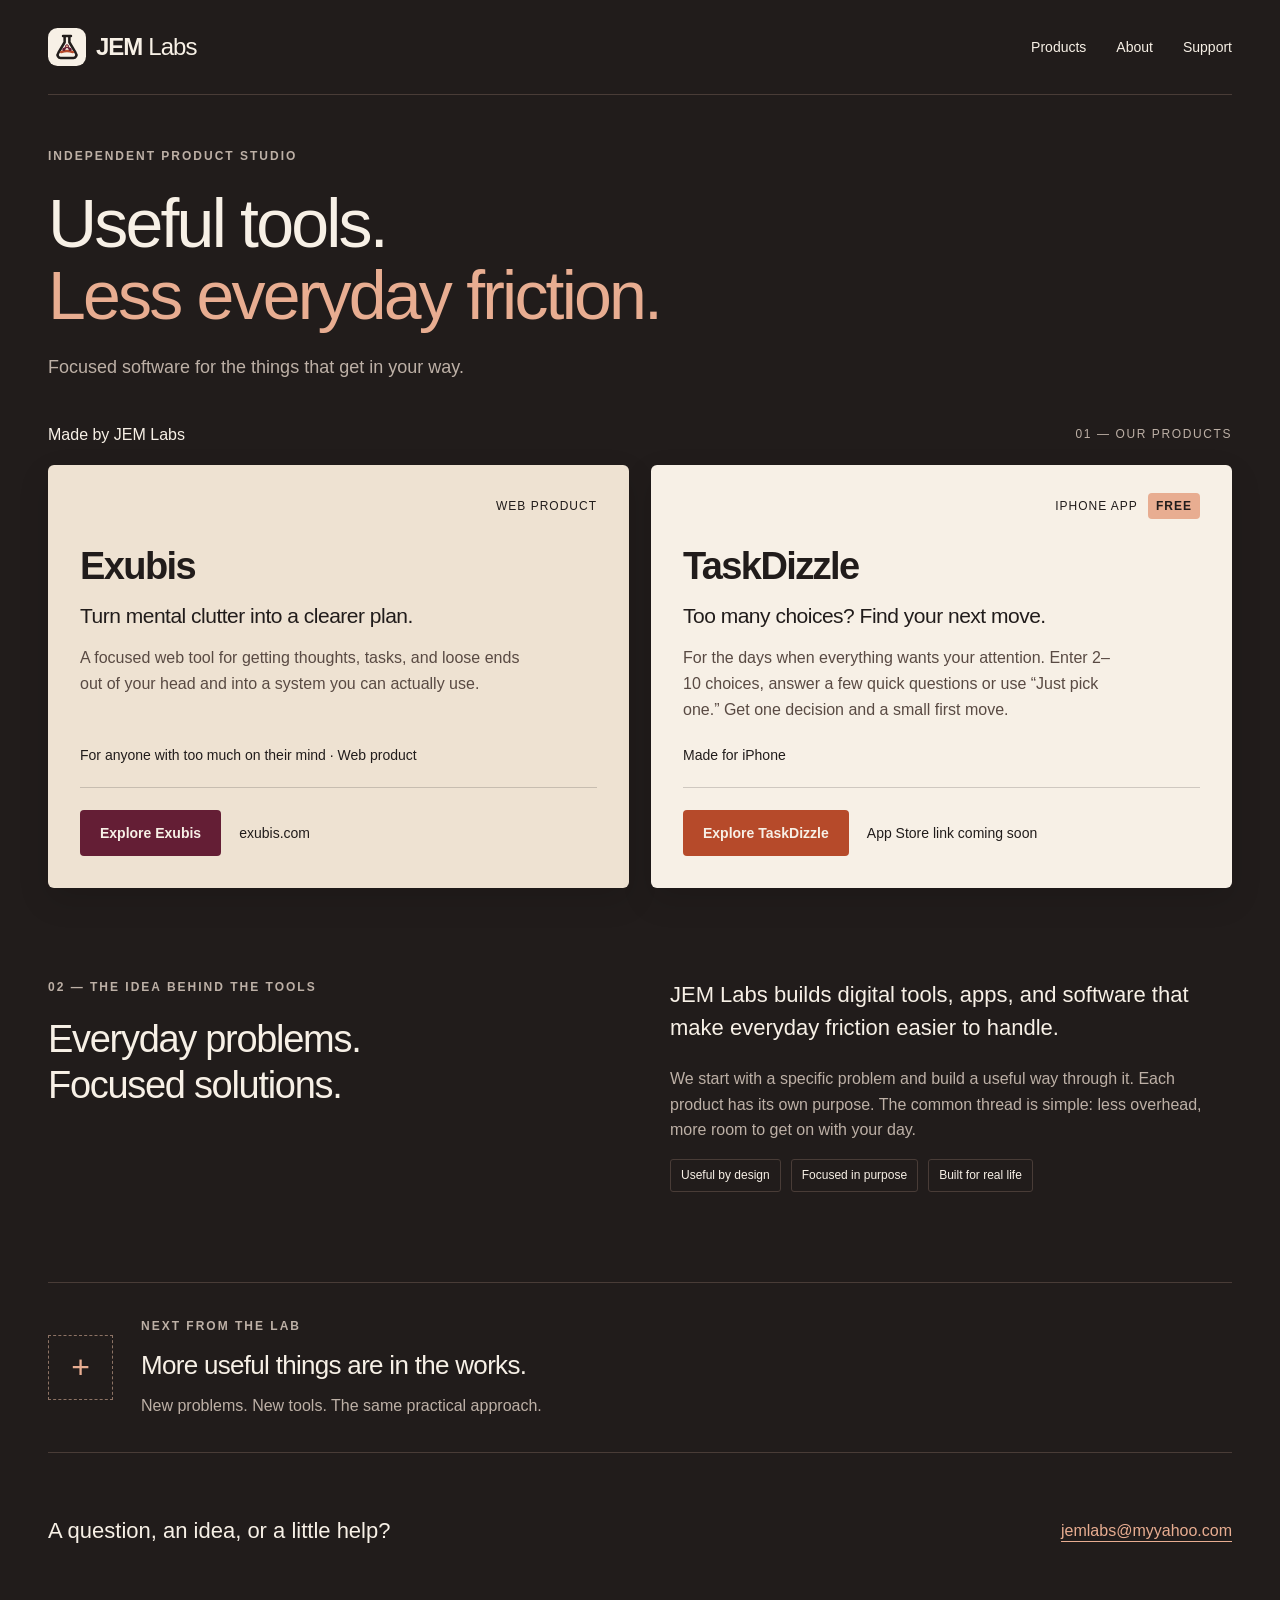
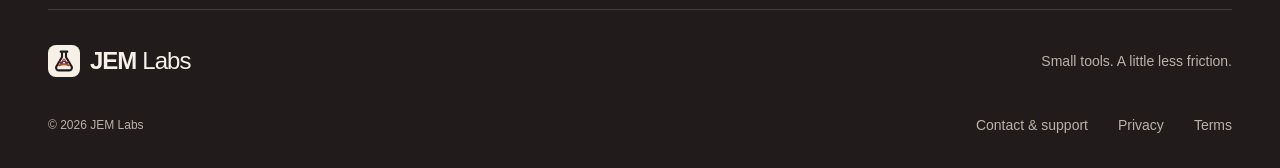
<file: index.html>
<!doctype html><html lang="en"><head><meta charset="utf-8"><meta name="viewport" content="width=device-width, initial-scale=1"><title>JEM Labs — Useful tools for everyday friction</title><meta name="description" content="Focused digital tools from JEM Labs. Explore Exubis and TaskDizzle."><meta name="theme-color" content="#211c1b"><link rel="icon" href="/assets/jem-mark.svg" type="image/svg+xml"><link rel="stylesheet" href="/assets/styles.css"></head><body><a class="skip" href="#main">Skip to content</a><header class="site-header wrap"><a class="brand" href="/" aria-label="JEM Labs home"><img src="/assets/jem-mark.svg" width="38" height="38" alt="">JEM<span>Labs</span></a><nav aria-label="Main navigation"><a href="/#products">Products</a><a href="/#about">About</a><a href="/support.html">Support</a></nav></header><main id="main">
<section class="hero wrap"><p class="eyebrow">INDEPENDENT PRODUCT STUDIO</p><h1>Useful tools.<br><span>Less everyday friction.</span></h1><p>Focused software for the things that get in your way.</p></section>
<section id="products" class="products wrap" aria-labelledby="products-title"><div class="section-label"><h2 id="products-title">Made by JEM Labs</h2><span>01 — OUR PRODUCTS</span></div><div class="product-grid">
<article class="product exubis"><div class="product-top product-top-clean"><span class="badge">WEB PRODUCT</span></div><h3>Exubis</h3><p class="positioning">Turn mental clutter into a clearer plan.</p><p class="description">A focused web tool for getting thoughts, tasks, and loose ends out of your head and into a system you can actually use.</p><div class="product-note">For anyone with too much on their mind · Web product</div><div class="product-bottom"><a class="button dark" href="https://exubis.com" target="_blank" rel="noopener noreferrer">Explore Exubis</a><span>exubis.com</span></div></article>
<article class="product taskdizzle"><div class="product-top product-top-clean"><span class="badge">IPHONE APP <b>FREE</b></span></div><h3>TaskDizzle</h3><p class="positioning">Too many choices? Find your next move.</p><p class="description">For the days when everything wants your attention. Enter 2–10 choices, answer a few quick questions or use “Just pick one.” Get one decision and a small first move.</p><div class="product-note">Made for iPhone</div><div class="product-bottom"><a class="button dark" href="https://taskdizzle.online" target="_blank" rel="noopener noreferrer">Explore TaskDizzle</a><span class="store-pending">App Store link coming soon</span><!-- TODO: Replace this status with the verified TaskDizzle App Store link when available. --></div></article>
</div></section>
<section id="about" class="about wrap"><div><p class="eyebrow">02 — THE IDEA BEHIND THE TOOLS</p><h2>Everyday problems.<br>Focused solutions.</h2></div><div class="about-copy"><p>JEM Labs builds digital tools, apps, and software that make everyday friction easier to handle.</p><p>We start with a specific problem and build a useful way through it. Each product has its own purpose. The common thread is simple: less overhead, more room to get on with your day.</p><div class="principles"><span>Useful by design</span><span>Focused in purpose</span><span>Built for real life</span></div></div></section>
<section class="future wrap"><span class="module" aria-hidden="true">+</span><div><p class="eyebrow">NEXT FROM THE LAB</p><h2>More useful things are in the works.</h2><p>New problems. New tools. The same practical approach.</p></div></section>
<section class="contact wrap"><h2>A question, an idea, or a little help?</h2><a href="mailto:jemlabs@myyahoo.com">jemlabs@myyahoo.com</a></section>
</main><footer class="wrap"><div class="footer-top"><a class="brand" href="/"><img src="/assets/jem-mark.svg" width="32" height="32" alt="">JEM<span>Labs</span></a><p>Small tools. A little less friction.</p></div><div class="footer-bottom"><span>© 2026 JEM Labs</span><nav aria-label="Footer navigation"><a href="/support.html">Contact & support</a><a href="/privacy.html">Privacy</a><a href="/terms.html">Terms</a></nav></div></footer></body></html>
</file>
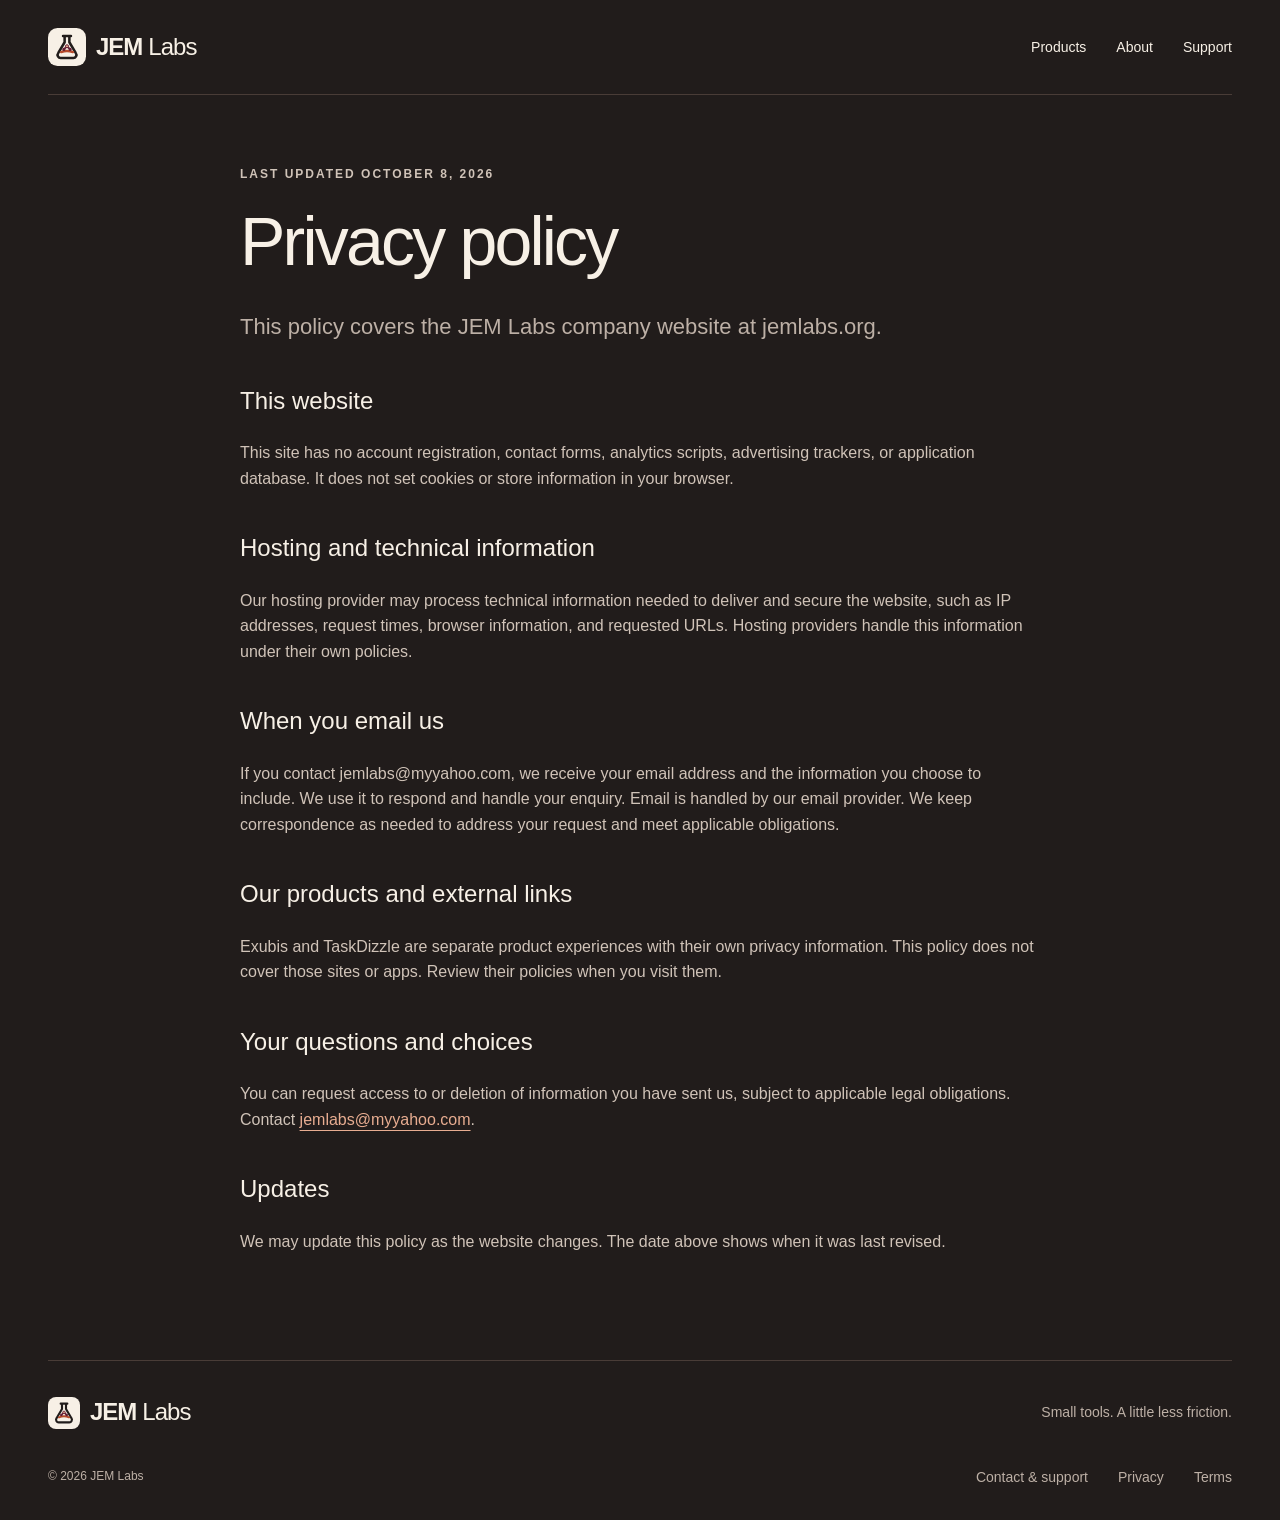
<file: privacy.html>
<!doctype html><html lang="en"><head><meta charset="utf-8"><meta name="viewport" content="width=device-width, initial-scale=1"><title>Privacy — JEM Labs</title><meta name="description" content="Privacy information for the JEM Labs company website."><meta name="theme-color" content="#211c1b"><link rel="icon" href="/assets/jem-mark.svg" type="image/svg+xml"><link rel="stylesheet" href="/assets/styles.css"></head><body><a class="skip" href="#main">Skip to content</a><header class="site-header wrap"><a class="brand" href="/" aria-label="JEM Labs home"><img src="/assets/jem-mark.svg" width="38" height="38" alt="">JEM<span>Labs</span></a><nav aria-label="Main navigation"><a href="/#products">Products</a><a href="/#about">About</a><a href="/support.html">Support</a></nav></header><main id="main"><article class="document wrap"><p class="eyebrow">LAST UPDATED OCTOBER 8, 2026</p><h1>Privacy policy</h1><p class="lead">This policy covers the JEM Labs company website at jemlabs.org.</p><h2>This website</h2><p>This site has no account registration, contact forms, analytics scripts, advertising trackers, or application database. It does not set cookies or store information in your browser.</p><h2>Hosting and technical information</h2><p>Our hosting provider may process technical information needed to deliver and secure the website, such as IP addresses, request times, browser information, and requested URLs. Hosting providers handle this information under their own policies.</p><h2>When you email us</h2><p>If you contact jemlabs@myyahoo.com, we receive your email address and the information you choose to include. We use it to respond and handle your enquiry. Email is handled by our email provider. We keep correspondence as needed to address your request and meet applicable obligations.</p><h2>Our products and external links</h2><p>Exubis and TaskDizzle are separate product experiences with their own privacy information. This policy does not cover those sites or apps. Review their policies when you visit them.</p><h2>Your questions and choices</h2><p>You can request access to or deletion of information you have sent us, subject to applicable legal obligations. Contact <a href="mailto:jemlabs@myyahoo.com">jemlabs@myyahoo.com</a>.</p><h2>Updates</h2><p>We may update this policy as the website changes. The date above shows when it was last revised.</p></article></main><footer class="wrap"><div class="footer-top"><a class="brand" href="/"><img src="/assets/jem-mark.svg" width="32" height="32" alt="">JEM<span>Labs</span></a><p>Small tools. A little less friction.</p></div><div class="footer-bottom"><span>© 2026 JEM Labs</span><nav aria-label="Footer navigation"><a href="/support.html">Contact & support</a><a href="/privacy.html">Privacy</a><a href="/terms.html">Terms</a></nav></div></footer></body></html>
</file>
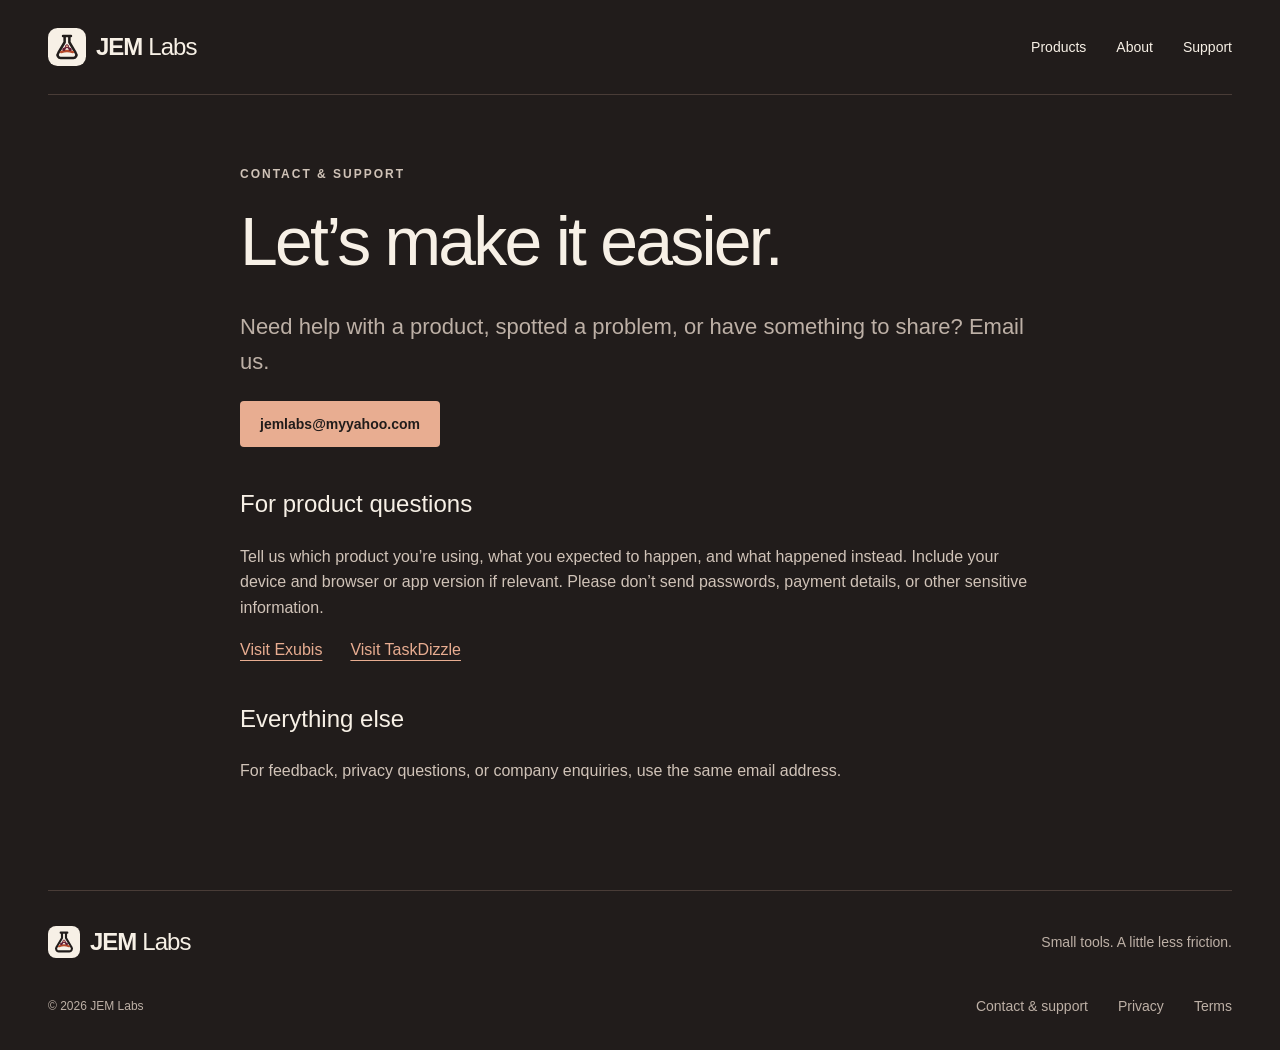
<file: support.html>
<!doctype html><html lang="en"><head><meta charset="utf-8"><meta name="viewport" content="width=device-width, initial-scale=1"><title>Support — JEM Labs</title><meta name="description" content="Get in touch with JEM Labs for product help, feedback, or general questions."><meta name="theme-color" content="#211c1b"><link rel="icon" href="/assets/jem-mark.svg" type="image/svg+xml"><link rel="stylesheet" href="/assets/styles.css"></head><body><a class="skip" href="#main">Skip to content</a><header class="site-header wrap"><a class="brand" href="/" aria-label="JEM Labs home"><img src="/assets/jem-mark.svg" width="38" height="38" alt="">JEM<span>Labs</span></a><nav aria-label="Main navigation"><a href="/#products">Products</a><a href="/#about">About</a><a href="/support.html">Support</a></nav></header><main id="main"><section class="document wrap"><p class="eyebrow">CONTACT & SUPPORT</p><h1>Let’s make it easier.</h1><p class="lead">Need help with a product, spotted a problem, or have something to share? Email us.</p><a class="button teal" href="mailto:jemlabs@myyahoo.com">jemlabs@myyahoo.com</a><h2>For product questions</h2><p>Tell us which product you’re using, what you expected to happen, and what happened instead. Include your device and browser or app version if relevant. Please don’t send passwords, payment details, or other sensitive information.</p><div class="support-links"><a href="https://exubis.com">Visit Exubis</a><a href="https://taskdizzle.online">Visit TaskDizzle</a></div><h2>Everything else</h2><p>For feedback, privacy questions, or company enquiries, use the same email address.</p></section></main><footer class="wrap"><div class="footer-top"><a class="brand" href="/"><img src="/assets/jem-mark.svg" width="32" height="32" alt="">JEM<span>Labs</span></a><p>Small tools. A little less friction.</p></div><div class="footer-bottom"><span>© 2026 JEM Labs</span><nav aria-label="Footer navigation"><a href="/support.html">Contact & support</a><a href="/privacy.html">Privacy</a><a href="/terms.html">Terms</a></nav></div></footer></body></html>
</file>
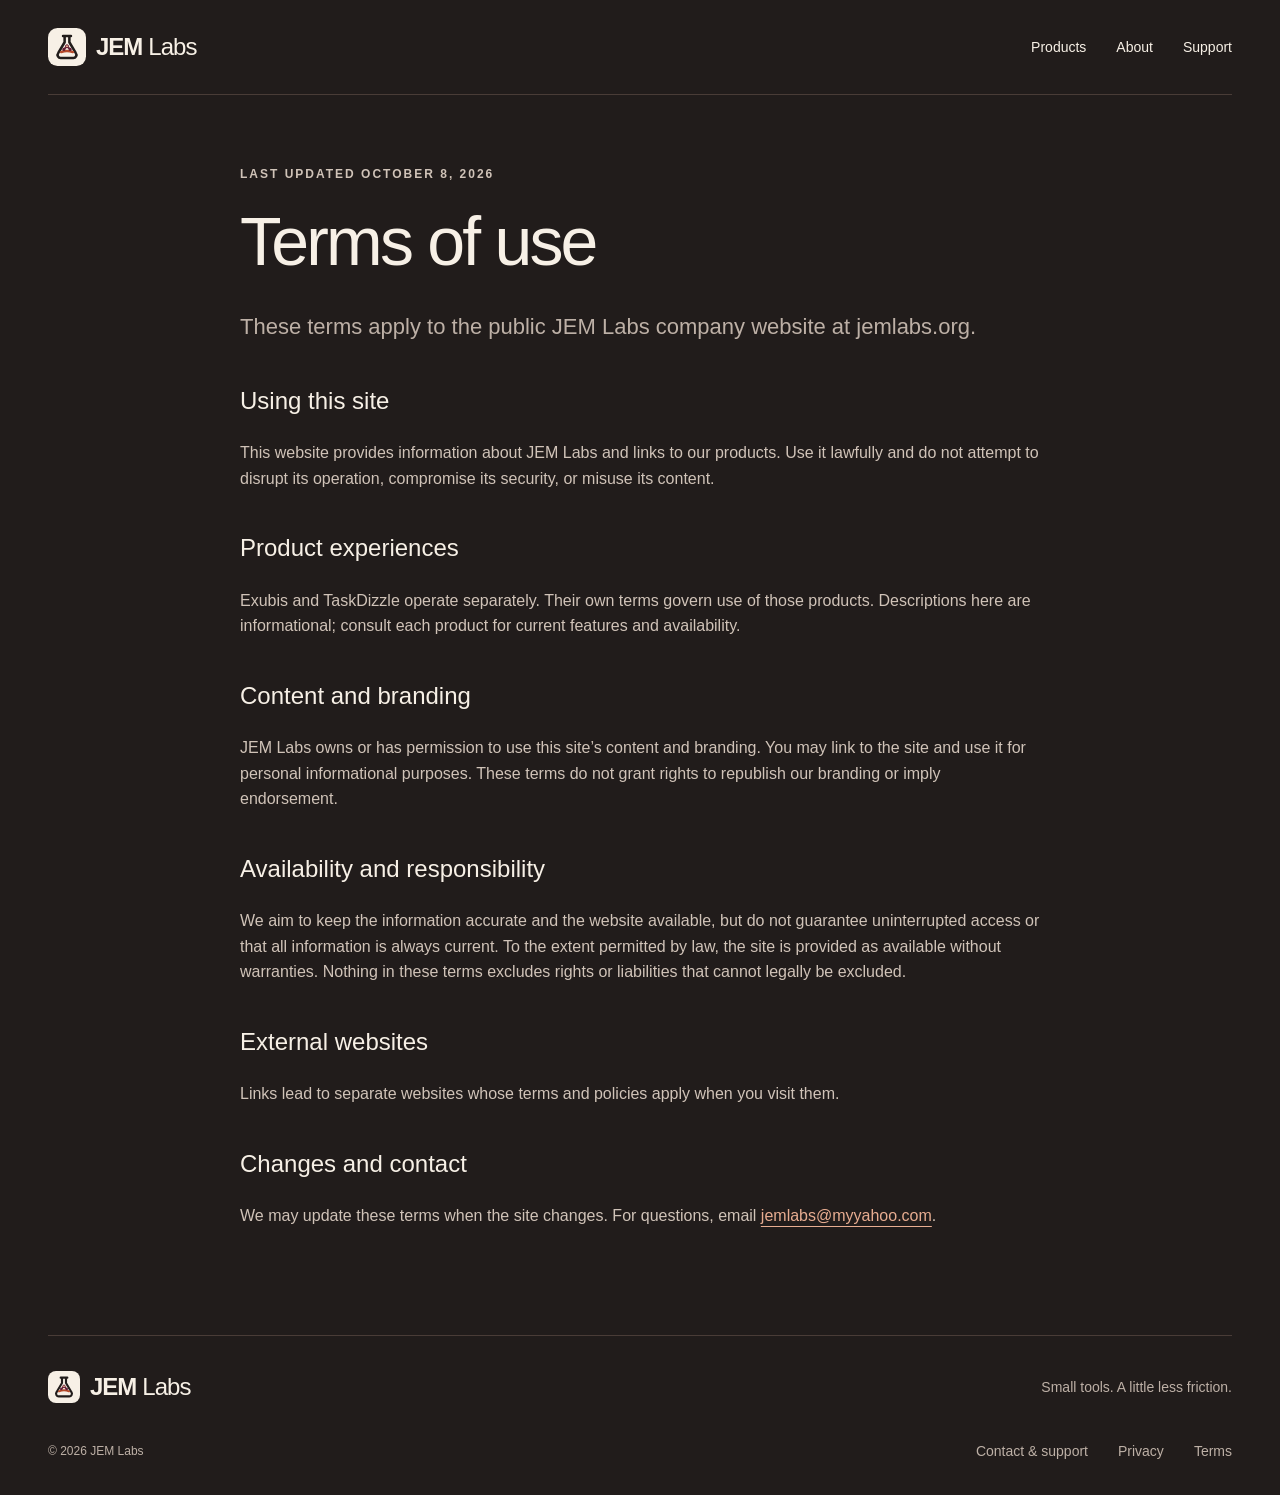
<file: terms.html>
<!doctype html><html lang="en"><head><meta charset="utf-8"><meta name="viewport" content="width=device-width, initial-scale=1"><title>Terms — JEM Labs</title><meta name="description" content="Terms for using the JEM Labs company website."><meta name="theme-color" content="#211c1b"><link rel="icon" href="/assets/jem-mark.svg" type="image/svg+xml"><link rel="stylesheet" href="/assets/styles.css"></head><body><a class="skip" href="#main">Skip to content</a><header class="site-header wrap"><a class="brand" href="/" aria-label="JEM Labs home"><img src="/assets/jem-mark.svg" width="38" height="38" alt="">JEM<span>Labs</span></a><nav aria-label="Main navigation"><a href="/#products">Products</a><a href="/#about">About</a><a href="/support.html">Support</a></nav></header><main id="main"><article class="document wrap"><p class="eyebrow">LAST UPDATED OCTOBER 8, 2026</p><h1>Terms of use</h1><p class="lead">These terms apply to the public JEM Labs company website at jemlabs.org.</p><h2>Using this site</h2><p>This website provides information about JEM Labs and links to our products. Use it lawfully and do not attempt to disrupt its operation, compromise its security, or misuse its content.</p><h2>Product experiences</h2><p>Exubis and TaskDizzle operate separately. Their own terms govern use of those products. Descriptions here are informational; consult each product for current features and availability.</p><h2>Content and branding</h2><p>JEM Labs owns or has permission to use this site’s content and branding. You may link to the site and use it for personal informational purposes. These terms do not grant rights to republish our branding or imply endorsement.</p><h2>Availability and responsibility</h2><p>We aim to keep the information accurate and the website available, but do not guarantee uninterrupted access or that all information is always current. To the extent permitted by law, the site is provided as available without warranties. Nothing in these terms excludes rights or liabilities that cannot legally be excluded.</p><h2>External websites</h2><p>Links lead to separate websites whose terms and policies apply when you visit them.</p><h2>Changes and contact</h2><p>We may update these terms when the site changes. For questions, email <a href="mailto:jemlabs@myyahoo.com">jemlabs@myyahoo.com</a>.</p></article></main><footer class="wrap"><div class="footer-top"><a class="brand" href="/"><img src="/assets/jem-mark.svg" width="32" height="32" alt="">JEM<span>Labs</span></a><p>Small tools. A little less friction.</p></div><div class="footer-bottom"><span>© 2026 JEM Labs</span><nav aria-label="Footer navigation"><a href="/support.html">Contact & support</a><a href="/privacy.html">Privacy</a><a href="/terms.html">Terms</a></nav></div></footer></body></html>
</file>
<file: assets/styles.css>
:root{--ink:#211c1b;--paper:#f7f0e6;--accent:#e8ad91;--orange:#b64a2a;--wine:#641e35;--sand:#eee2d2;--muted:#bdb0a6;--line:#493c37}*{box-sizing:border-box}html{scroll-behavior:smooth;scroll-padding-top:24px}body{margin:0;background:var(--ink);color:var(--paper);font-family:Arial,Helvetica,sans-serif;font-size:1.0rem;line-height:1.6}a{color:inherit;text-underline-offset:5px}a:focus-visible{outline:3px solid var(--accent);outline-offset:6px}.wrap{width:min(1200px,calc(100% - 96px));margin-inline:auto}.skip{position:absolute;top:-100px;left:16px;padding:10px;background:var(--accent);color:var(--ink);z-index:10}.skip:focus{top:10px}.site-header{display:flex;align-items:center;justify-content:space-between;padding-block:28px;border-bottom:1px solid var(--line)}.brand{display:flex;gap:10px;align-items:center;text-decoration:none;font-size:1.5rem;font-weight:700;letter-spacing:-1px}.brand span{font-weight:400;margin-left:-4px}.brand img{display:block}nav{display:flex;gap:30px}nav a{text-decoration:none;font-size:0.875rem}nav a:hover{color:var(--accent)}.hero{padding-block:52px 40px}.eyebrow{font-size:0.75rem;letter-spacing:2px;font-weight:700;color:var(--muted);margin:0 0 20px}h1,h2,h3,p{margin-top:0}h1{font-size:clamp(2.5rem,5.4vw,4.25rem);line-height:1.06;font-weight:500;letter-spacing:-2.8px;margin-bottom:22px}.hero h1 span{color:var(--accent)}.hero>p:last-child{color:var(--muted);font-size:1.125rem;margin-bottom:0}.section-label{display:flex;justify-content:space-between;align-items:center;margin-bottom:18px}.section-label h2{font-size:1.0rem;font-weight:400;margin:0}.section-label>span{font-size:0.75rem;letter-spacing:1.6px;color:var(--muted)}.product-grid{display:grid;grid-template-columns:1fr 1fr;gap:22px}.product{box-shadow:0 12px 32px #0000001f;color:var(--ink);padding:32px;border-radius:6px;display:flex;flex-direction:column}.exubis{background:var(--sand)}.taskdizzle{background:var(--paper)}.product-top{display:flex;align-items:center;justify-content:space-between;gap:10px;margin-bottom:30px}.product-symbol{font-size:1.6875rem;line-height:1;font-weight:700;background:var(--ink);color:var(--accent);padding:14px;border-radius:14px;letter-spacing:-2px}.taskdizzle .product-symbol{color:var(--accent)}.badge{font-size:0.75rem;letter-spacing:1px}.badge b{background:var(--accent);padding:6px 8px;margin-left:6px;border-radius:4px}h3{font-size:2.375rem;line-height:1.1;letter-spacing:-1.6px;margin-bottom:14px}.positioning{font-size:1.3125rem;line-height:1.35;letter-spacing:-.5px;margin-bottom:15px}.description{max-width:440px;margin-bottom:22px;color:#594a43}.product-note{font-size:0.875rem;margin-top:auto;margin-bottom:20px}.product-bottom{display:flex;align-items:center;gap:18px;flex-wrap:wrap;border-top:1px solid #211c1b30;padding-top:22px}.product-bottom>span{font-size:0.875rem}.button{display:inline-block;padding:12px 20px;border-radius:4px;text-decoration:none;font-size:0.875rem;font-weight:700;transition:transform .15s,background .15s}.button:hover{transform:translateY(-2px)}.dark{background:var(--ink);color:var(--paper)}.exubis .dark{background:var(--wine)}.taskdizzle .dark{background:var(--orange)}.exubis .dark:hover{background:#51172a}.taskdizzle .dark:hover{background:#9a3d22}.dark:focus-visible{outline-color:var(--ink)}.teal{background:var(--accent);color:var(--ink)}.about{display:grid;grid-template-columns:1fr 1fr;gap:60px;padding-block:90px}.about h2{font-size:2.375rem;font-weight:400;letter-spacing:-1.3px;line-height:1.2}.about-copy>p:first-child{font-size:1.375rem;line-height:1.5}.about-copy>p:nth-child(2){color:var(--muted)}.principles{display:flex;flex-wrap:wrap;gap:10px}.principles span{font-size:0.75rem;padding:6px 10px;border:1px solid var(--line);border-radius:3px}.future{display:flex;gap:28px;border-block:1px solid var(--line);padding-block:34px;align-items:center}.module{width:65px;height:65px;flex-shrink:0;border:1px dashed #8d7365;display:grid;place-items:center;color:var(--accent);font-size:2.0rem}.future .eyebrow{margin-bottom:9px}.future h2{font-size:1.625rem;font-weight:400;letter-spacing:-.7px;margin-bottom:6px}.future p:last-child{color:var(--muted);margin:0}.contact{padding-block:60px;display:flex;justify-content:space-between;align-items:center;gap:24px}.contact h2{font-size:1.375rem;font-weight:400;margin:0}.contact a{color:var(--accent)}footer{padding-block:32px;border-top:1px solid var(--line)}.footer-top,.footer-bottom{display:flex;justify-content:space-between;align-items:center;gap:20px}.footer-top p{color:var(--muted);font-size:0.875rem;margin:0}.footer-bottom{margin-top:34px;color:var(--muted);font-size:0.75rem}.document{max-width:800px;padding-block:70px 90px}.document h1{margin-bottom:32px}.document .lead{font-size:1.375rem;color:var(--muted)}.document h2{font-size:1.5rem;font-weight:400;margin-top:38px}.document p{color:#d0c3b8}.document p a{color:var(--accent)}.support-links{display:flex;gap:28px;color:var(--accent)}@media(max-width:800px){.wrap{width:calc(100% - 40px)}.site-header{padding-block:20px}.brand{font-size:1.3125rem}nav{gap:18px}.hero{padding-block:40px 32px}h1{letter-spacing:-1.7px}.product-grid{grid-template-columns:1fr}.product{padding:26px}.about{grid-template-columns:1fr;gap:16px;padding-block:60px}.about h2{font-size:2.0rem}.contact{align-items:flex-start;flex-direction:column;padding-block:40px}.footer-top,.footer-bottom{align-items:flex-start;flex-direction:column}.footer-bottom nav{flex-wrap:wrap}.future{gap:18px}.future h2{font-size:1.4375rem}.section-label>span{font-size:0.75rem}.document{padding-block:50px}}@media(max-width:380px){.site-header{align-items:flex-start;gap:18px;flex-direction:column}.section-label>span{display:none}.product-bottom{gap:12px}}@media(prefers-reduced-motion:reduce){html{scroll-behavior:auto}.button{transition:none}.button:hover{transform:none}}
/* Let enlarged text wrap without widening the page. */
nav{flex-wrap:wrap}.product-grid{grid-template-columns:repeat(2,minmax(0,1fr))}.product{min-width:0}.product-top{flex-wrap:wrap}h1,h2,h3,.contact a,.document a{overflow-wrap:anywhere}.button,.store-pending{max-width:100%;overflow-wrap:anywhere}.future>div{min-width:0}@media(max-width:800px){.product-grid{grid-template-columns:minmax(0,1fr)}}

/* Official product logos */
.product-logo{display:block;object-fit:contain;flex-shrink:0}.exubis-logo{width:126px;height:40px;object-position:left center}.taskdizzle-logo{width:58px;height:58px;border-radius:14px}.product-top{min-height:58px}@media(max-width:380px){.exubis-logo{width:112px;height:auto}.taskdizzle-logo{width:52px;height:52px}}

/* Product cards intentionally lead with product names rather than logos. */
.product-top-clean{justify-content:flex-end;min-height:auto;margin-bottom:30px}
</file>
